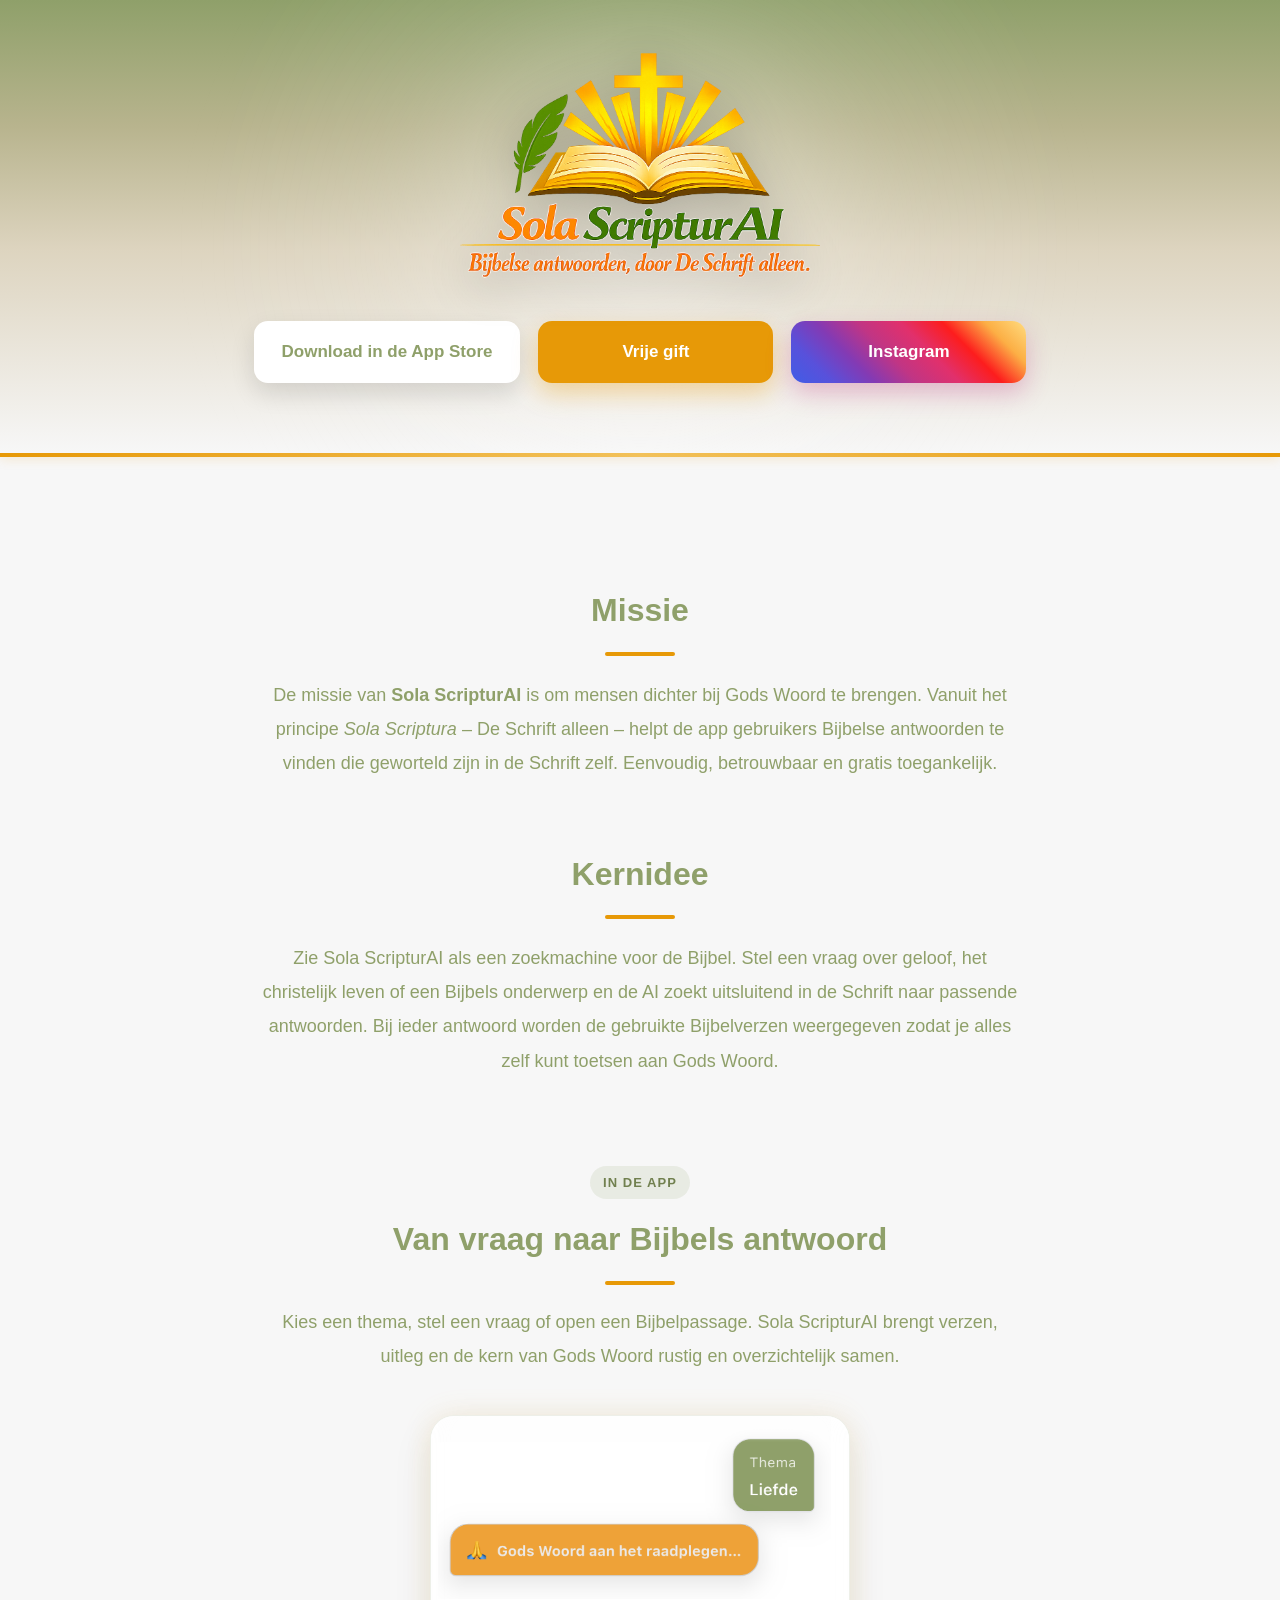
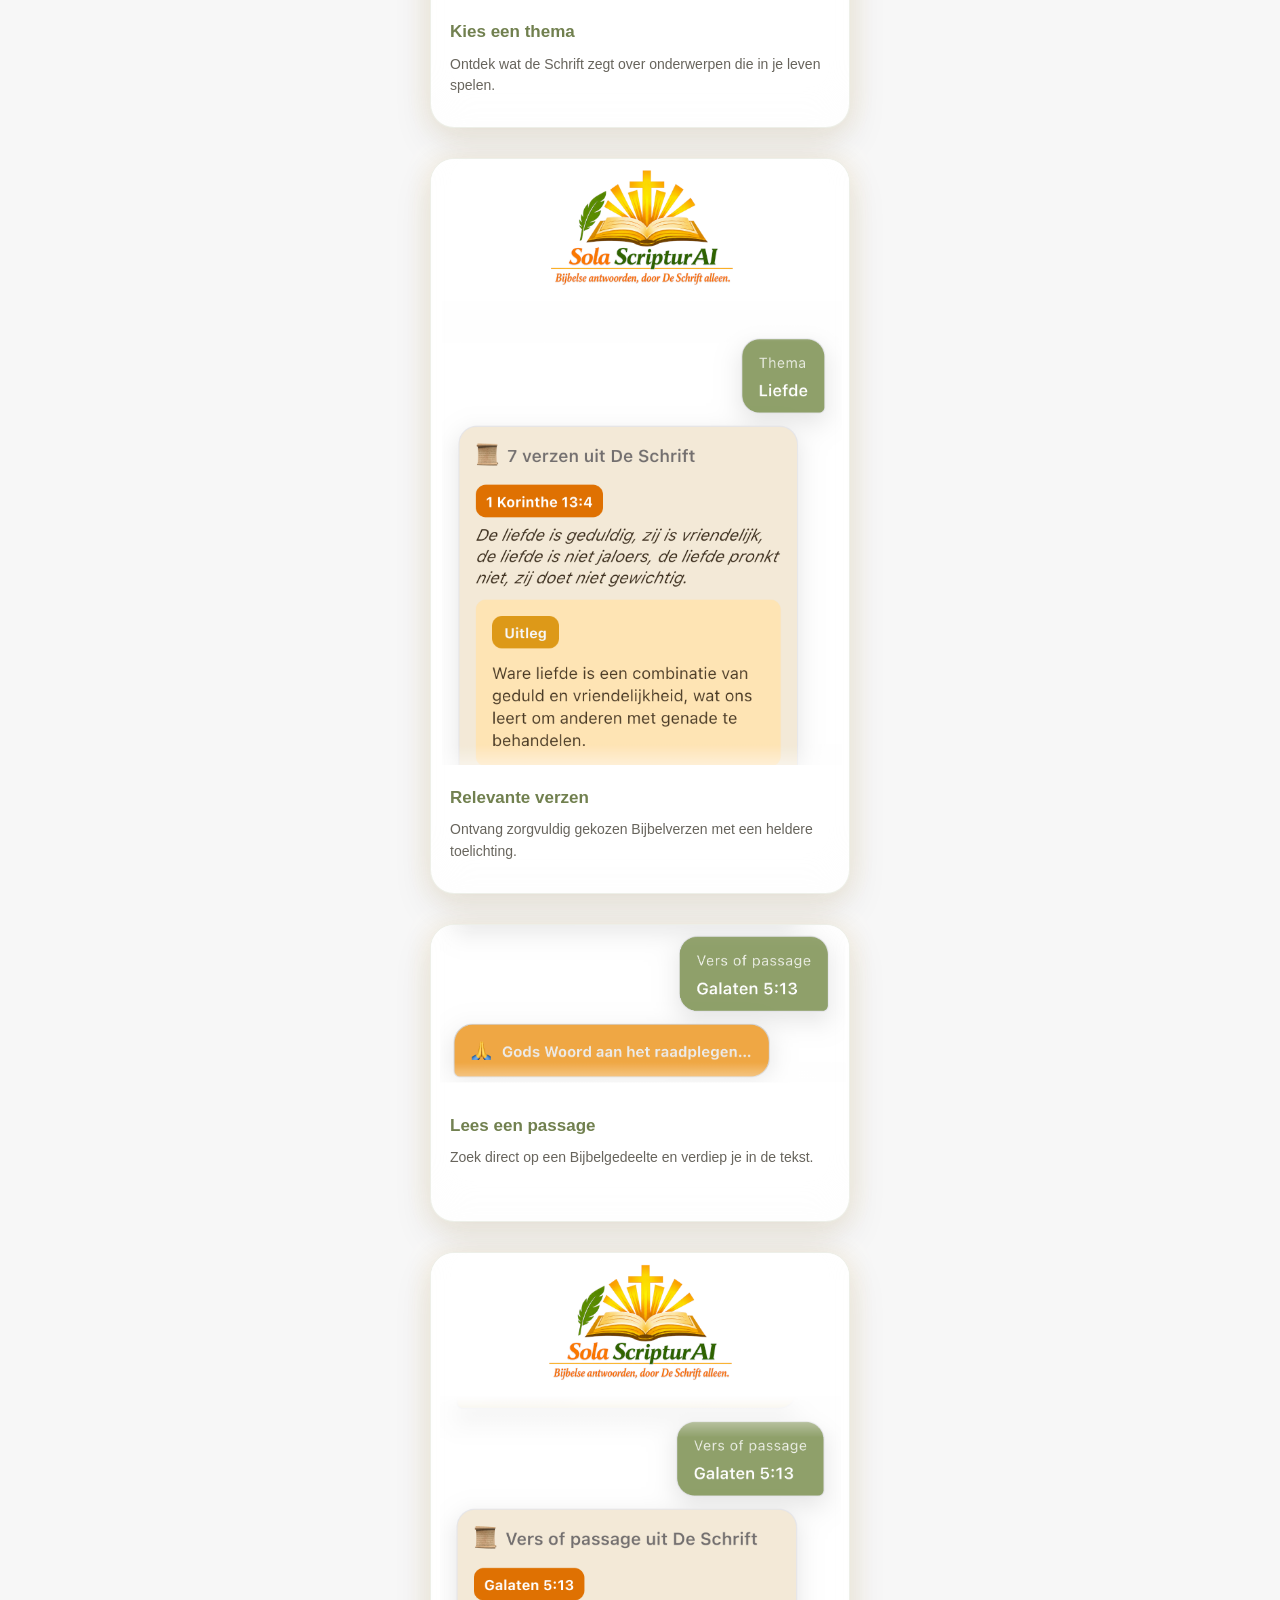
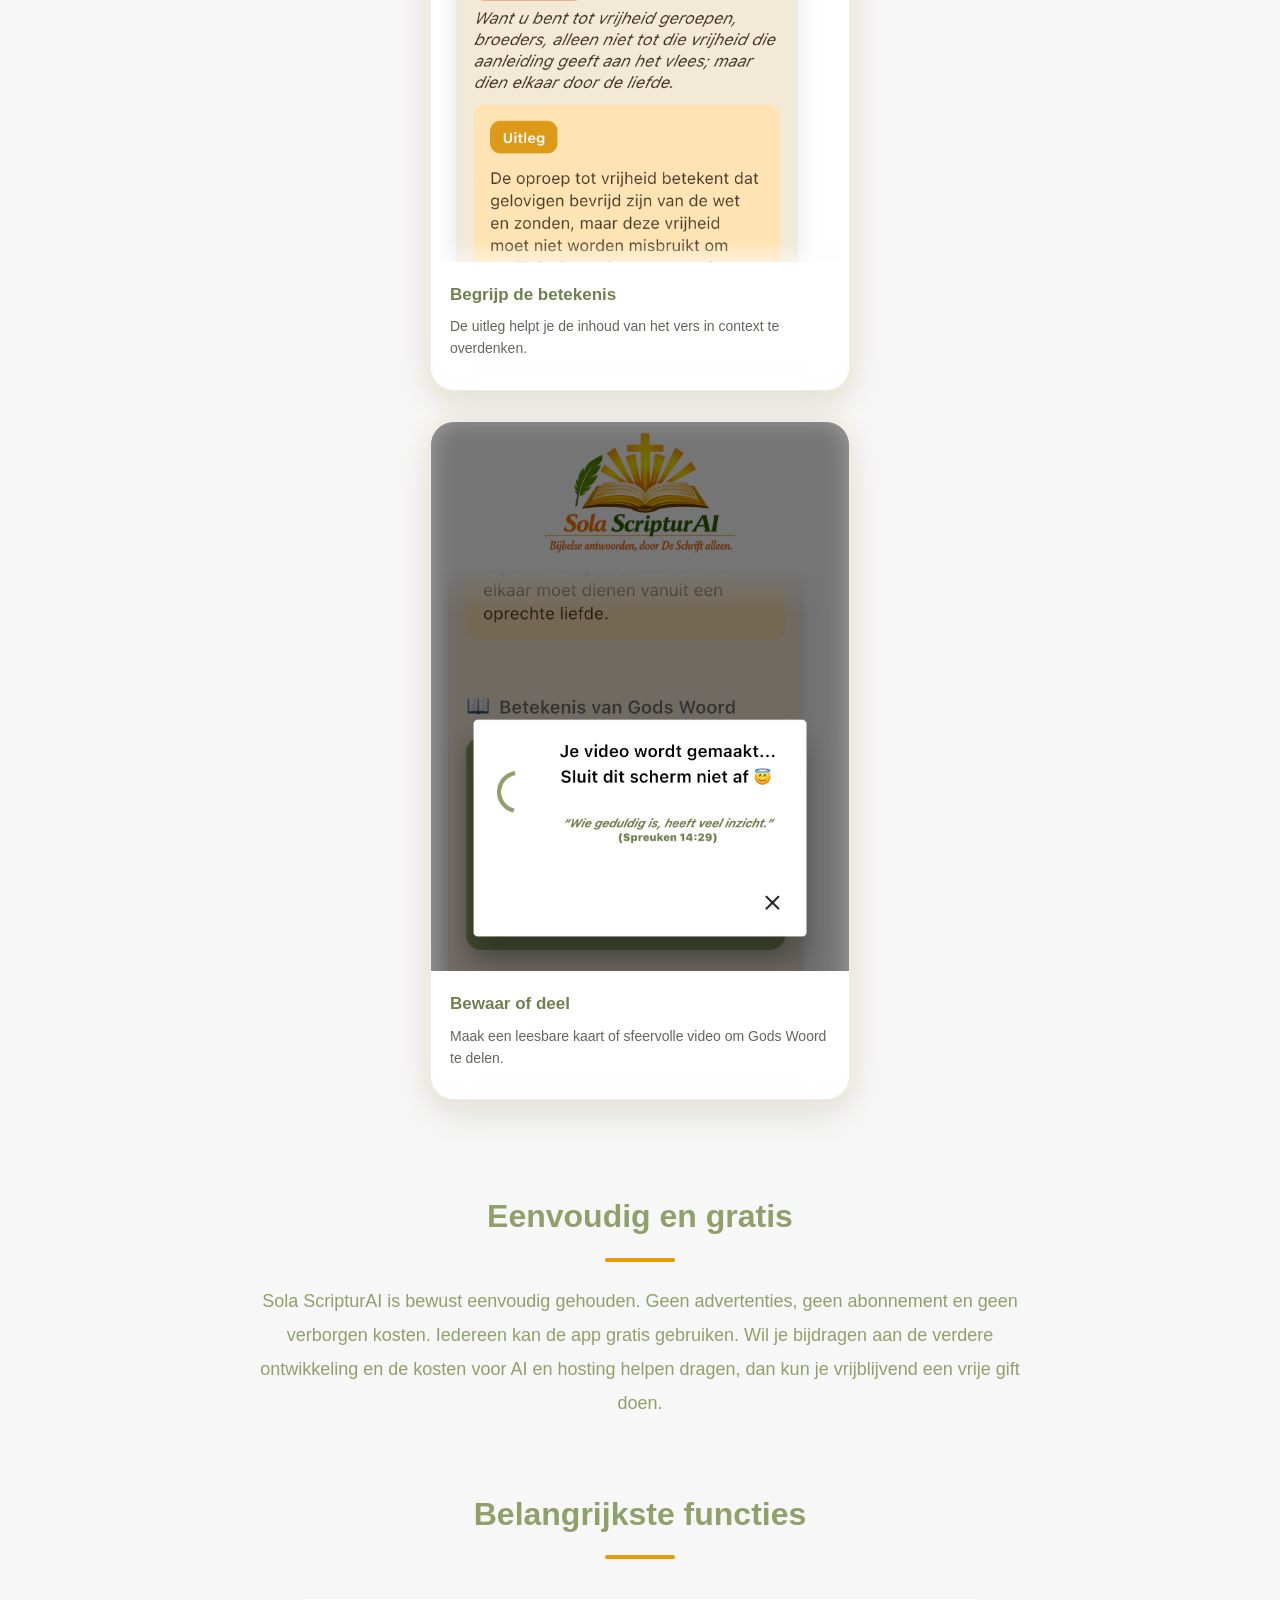
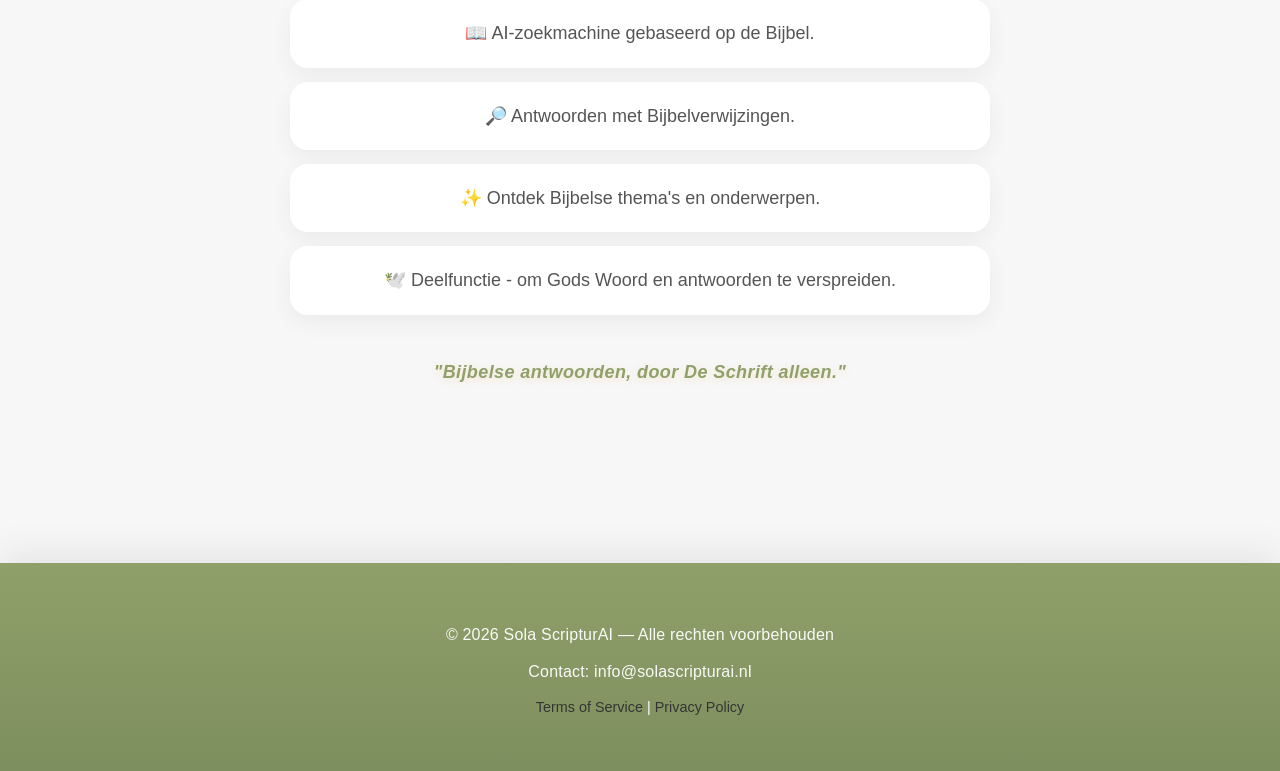
<file: index.html>
<!DOCTYPE html>
<html lang="nl">

<head>
  <meta charset="UTF-8">
  <meta name="viewport" content="width=device-width, initial-scale=1.0">
  <title>Sola ScripturAI</title>
  <link rel="icon" type="image/png" href="icon/app-icoon.png">
  <link rel="apple-touch-icon" href="icon/app-icoon.png">
  <link rel="stylesheet" href="style.css">
</head>

<body>

  <header class="hero">
    <div class="hero-inner fade-in">
      <img src="logo.png" alt="Sola ScripturAI Logo" class="logo">

      <div class="hero-buttons">
        <a href="APPSTORE_LINK_HIER" class="btn appstore">Download in de App Store</a>
        <a href="https://donate.stripe.com/test_3cI3cxeo8ald2aHfZl2kw00" class="btn donate">Vrije gift</a>
        <a href="https://www.instagram.com/solascripturai/" target="_blank" rel="noopener" class="btn instagram">Instagram</a>
      </div>
    </div>
  </header>

  <div class="section-divider"></div>

  <main class="content">

    <section>
      <h2>Missie</h2>
      <p>
        De missie van <strong>Sola ScripturAI</strong> is om mensen dichter bij Gods Woord te brengen.
        Vanuit het principe <em>Sola Scriptura</em> – De Schrift alleen – helpt de app gebruikers
        Bijbelse antwoorden te vinden die geworteld zijn in de Schrift zelf. Eenvoudig, betrouwbaar en gratis toegankelijk.
      </p>
    </section>

    <section>
      <h2>Kernidee</h2>
      <p>
        Zie Sola ScripturAI als een zoekmachine voor de Bijbel.
        Stel een vraag over geloof, het christelijk leven of een Bijbels onderwerp en de AI zoekt uitsluitend in de Schrift
        naar passende antwoorden. Bij ieder antwoord worden de gebruikte Bijbelverzen weergegeven zodat je alles zelf kunt
        toetsen aan Gods Woord.
      </p>
    </section>

    <section class="app-showcase fade-in" aria-labelledby="app-showcase-title">
      <div class="showcase-intro">
        <span class="eyebrow">In de app</span>
        <h2 id="app-showcase-title">Van vraag naar Bijbels antwoord</h2>
        <p>
          Kies een thema, stel een vraag of open een Bijbelpassage. Sola ScripturAI brengt verzen,
          uitleg en de kern van Gods Woord rustig en overzichtelijk samen.
        </p>
      </div>

      <div class="screenshot-grid">
        <figure class="screenshot-card screenshot-card--featured">
          <img src="images/app/liefde-thema.png" alt="Sola ScripturAI met het thema liefde">
          <figcaption>
            <strong>Kies een thema</strong>
            <span>Ontdek wat de Schrift zegt over onderwerpen die in je leven spelen.</span>
          </figcaption>
        </figure>

        <figure class="screenshot-card">
          <img src="images/app/liefde-verzen.png" alt="Drie Bijbelverzen over liefde in Sola ScripturAI">
          <figcaption>
            <strong>Relevante verzen</strong>
            <span>Ontvang zorgvuldig gekozen Bijbelverzen met een heldere toelichting.</span>
          </figcaption>
        </figure>

        <figure class="screenshot-card">
          <img src="images/app/passage.png" alt="Een Bijbelpassage in Sola ScripturAI">
          <figcaption>
            <strong>Lees een passage</strong>
            <span>Zoek direct op een Bijbelgedeelte en verdiep je in de tekst.</span>
          </figcaption>
        </figure>

        <figure class="screenshot-card">
          <img src="images/app/passage-uitleg.png" alt="Uitleg bij een Bijbelpassage in Sola ScripturAI">
          <figcaption>
            <strong>Begrijp de betekenis</strong>
            <span>De uitleg helpt je de inhoud van het vers in context te overdenken.</span>
          </figcaption>
        </figure>

        <figure class="screenshot-card">
          <img src="images/app/video-maken.png" alt="Een Bijbelse video maken met Sola ScripturAI">
          <figcaption>
            <strong>Bewaar of deel</strong>
            <span>Maak een leesbare kaart of sfeervolle video om Gods Woord te delen.</span>
          </figcaption>
        </figure>
      </div>
    </section>

    <section>
      <h2>Eenvoudig en gratis</h2>
      <p>
        Sola ScripturAI is bewust eenvoudig gehouden. Geen advertenties, geen abonnement en geen verborgen kosten.
        Iedereen kan de app gratis gebruiken. Wil je bijdragen aan de verdere ontwikkeling en de kosten voor AI en hosting
        helpen dragen, dan kun je vrijblijvend een vrije gift doen.
      </p>
    </section>

    <section>
      <h2>Belangrijkste functies</h2>
      <ul>
        <li>📖 AI-zoekmachine gebaseerd op de Bijbel.</li>
        <li>🔎 Antwoorden met Bijbelverwijzingen.</li>
        <li>✨ Ontdek Bijbelse thema's en onderwerpen.</li>
        <li>🕊️ Deelfunctie - om Gods Woord en antwoorden te verspreiden.</li>
      </ul>
    </section>

    <p class="slogan">"Bijbelse antwoorden, door De Schrift alleen."</p>

  </main>

  <footer>
    <p>© 2026 Sola ScripturAI — Alle rechten voorbehouden</p>
    <p>Contact: info@solascripturai.nl</p>

    <div class="legal-links">
      <a href="terms.html" target="_blank" rel="noopener">Terms of Service</a> |
      <a href="privacy.html" target="_blank" rel="noopener">Privacy Policy</a>
    </div>
  </footer>

</body>
</html>
</file>
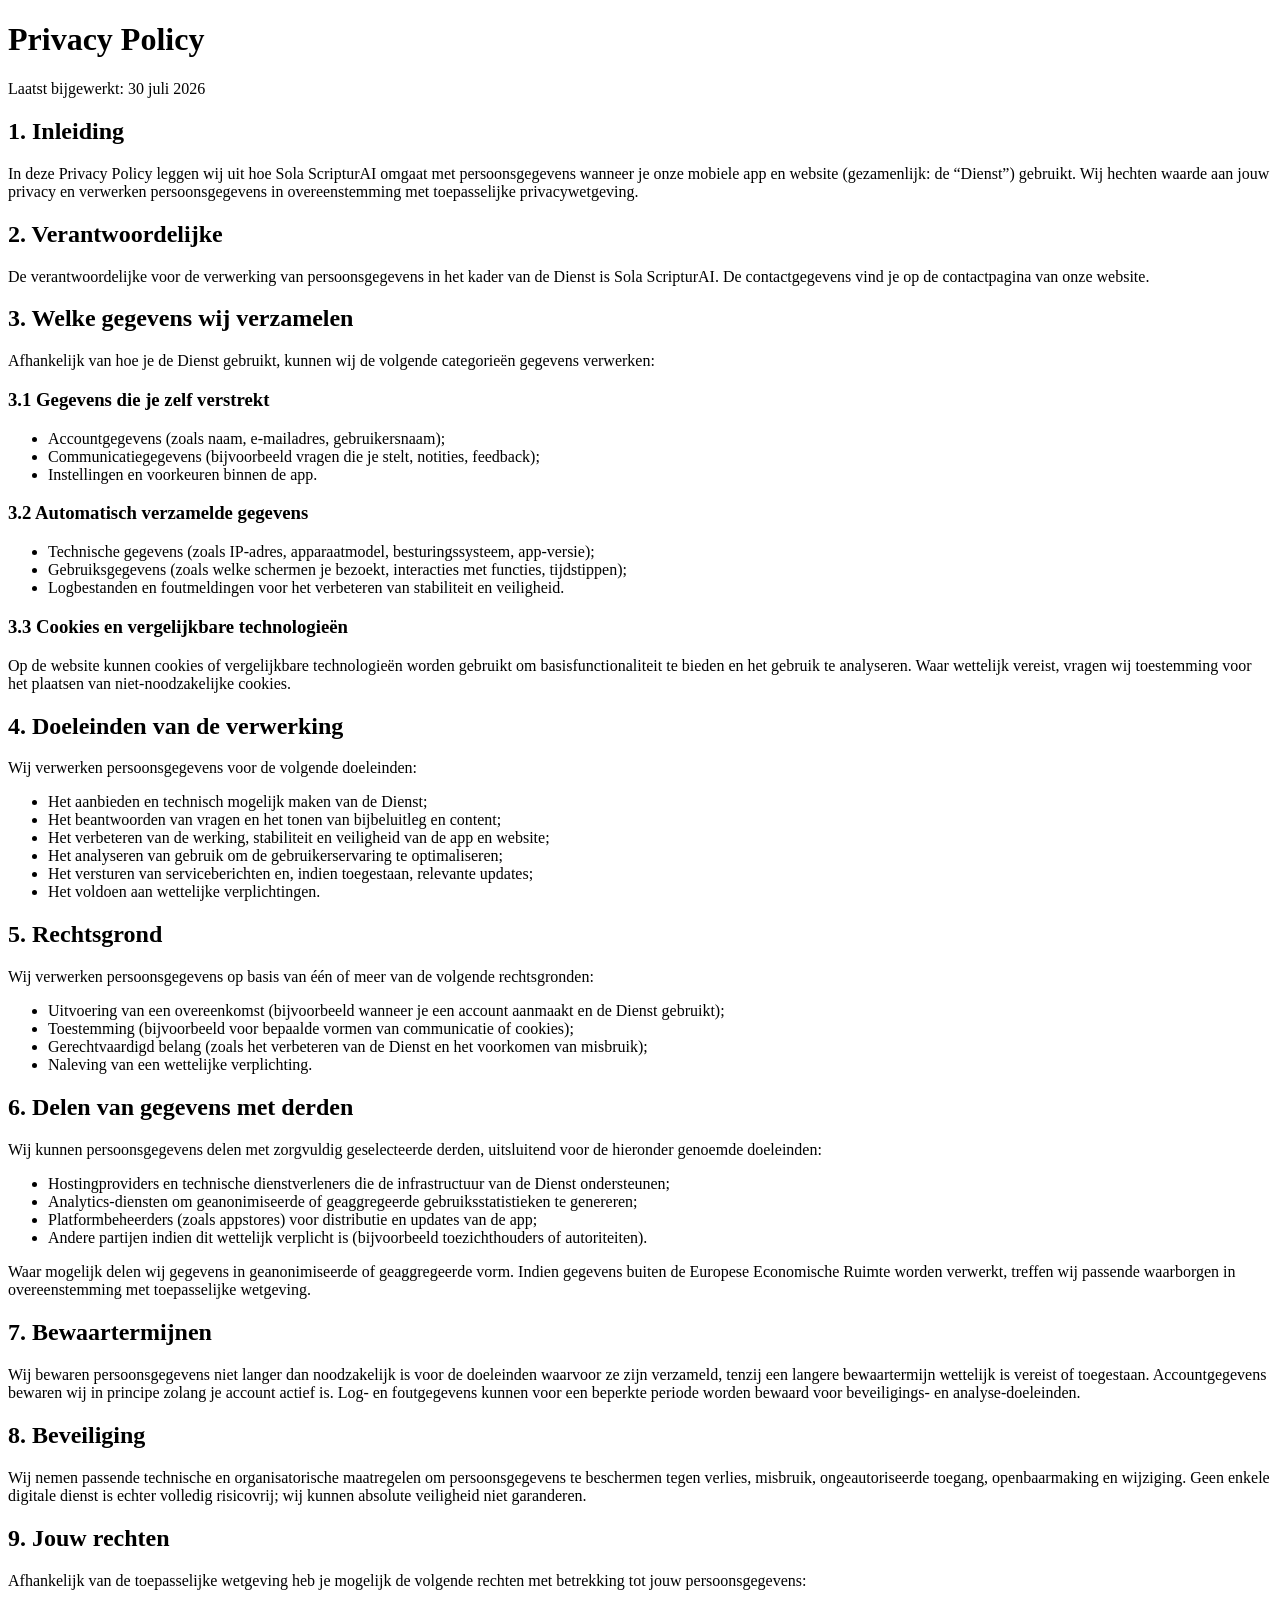
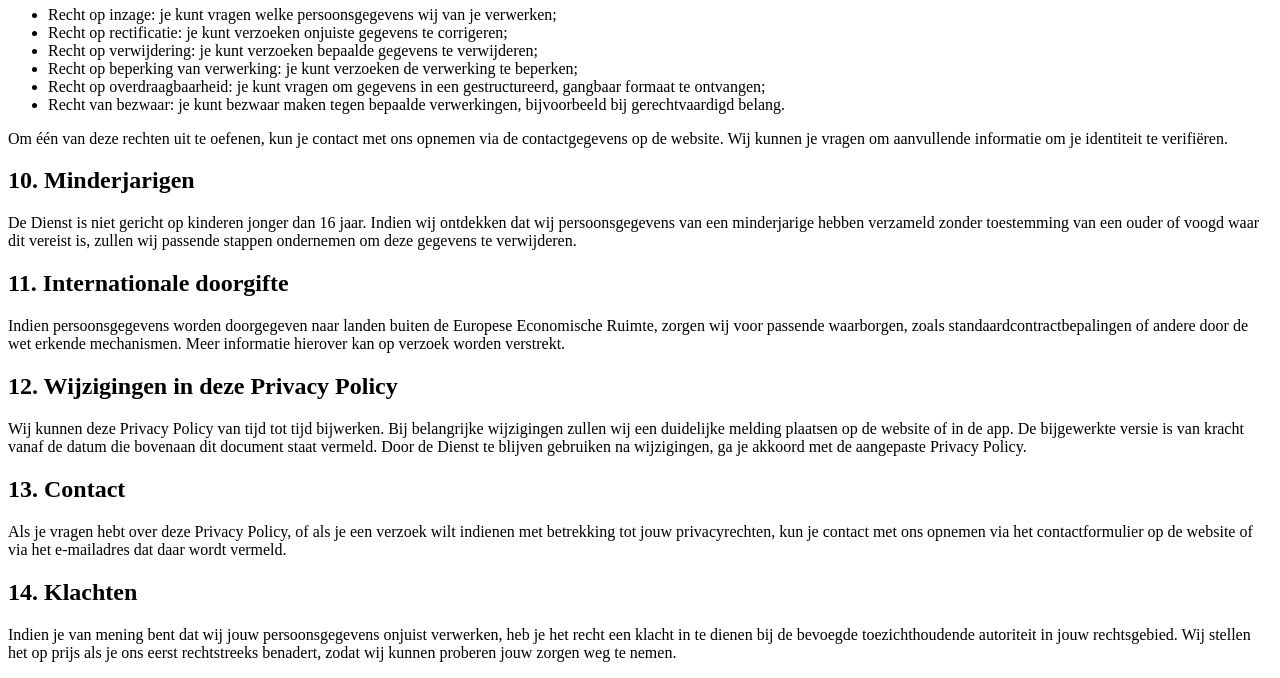
<file: privacy.html>
<!DOCTYPE html>
<html lang="nl">
<head>
  <meta charset="UTF-8" />
  <title>Privacy Policy – Sola ScripturAI</title>
  <meta name="viewport" content="width=device-width, initial-scale=1" />
</head>
<body>
  <main>
    <h1>Privacy Policy</h1>
    <p>Laatst bijgewerkt: 30 juli 2026</p>

    <h2>1. Inleiding</h2>
    <p>
      In deze Privacy Policy leggen wij uit hoe Sola ScripturAI omgaat met persoonsgegevens
      wanneer je onze mobiele app en website (gezamenlijk: de “Dienst”) gebruikt. Wij
      hechten waarde aan jouw privacy en verwerken persoonsgegevens in overeenstemming
      met toepasselijke privacywetgeving.
    </p>

    <h2>2. Verantwoordelijke</h2>
    <p>
      De verantwoordelijke voor de verwerking van persoonsgegevens in het kader van de
      Dienst is Sola ScripturAI. De contactgegevens vind je op de contactpagina van onze
      website.
    </p>

    <h2>3. Welke gegevens wij verzamelen</h2>
    <p>Afhankelijk van hoe je de Dienst gebruikt, kunnen wij de volgende categorieën gegevens verwerken:</p>
    <h3>3.1 Gegevens die je zelf verstrekt</h3>
    <ul>
      <li>Accountgegevens (zoals naam, e-mailadres, gebruikersnaam);</li>
      <li>Communicatiegegevens (bijvoorbeeld vragen die je stelt, notities, feedback);</li>
      <li>Instellingen en voorkeuren binnen de app.</li>
    </ul>

    <h3>3.2 Automatisch verzamelde gegevens</h3>
    <ul>
      <li>Technische gegevens (zoals IP-adres, apparaatmodel, besturingssysteem, app-versie);</li>
      <li>Gebruiksgegevens (zoals welke schermen je bezoekt, interacties met functies, tijdstippen);</li>
      <li>Logbestanden en foutmeldingen voor het verbeteren van stabiliteit en veiligheid.</li>
    </ul>

    <h3>3.3 Cookies en vergelijkbare technologieën</h3>
    <p>
      Op de website kunnen cookies of vergelijkbare technologieën worden gebruikt om
      basisfunctionaliteit te bieden en het gebruik te analyseren. Waar wettelijk vereist,
      vragen wij toestemming voor het plaatsen van niet-noodzakelijke cookies.
    </p>

    <h2>4. Doeleinden van de verwerking</h2>
    <p>Wij verwerken persoonsgegevens voor de volgende doeleinden:</p>
    <ul>
      <li>Het aanbieden en technisch mogelijk maken van de Dienst;</li>
      <li>Het beantwoorden van vragen en het tonen van bijbeluitleg en content;</li>
      <li>Het verbeteren van de werking, stabiliteit en veiligheid van de app en website;</li>
      <li>Het analyseren van gebruik om de gebruikerservaring te optimaliseren;</li>
      <li>Het versturen van serviceberichten en, indien toegestaan, relevante updates;</li>
      <li>Het voldoen aan wettelijke verplichtingen.</li>
    </ul>

    <h2>5. Rechtsgrond</h2>
    <p>
      Wij verwerken persoonsgegevens op basis van één of meer van de volgende rechtsgronden:
    </p>
    <ul>
      <li>Uitvoering van een overeenkomst (bijvoorbeeld wanneer je een account aanmaakt en de Dienst gebruikt);</li>
      <li>Toestemming (bijvoorbeeld voor bepaalde vormen van communicatie of cookies);</li>
      <li>Gerechtvaardigd belang (zoals het verbeteren van de Dienst en het voorkomen van misbruik);</li>
      <li>Naleving van een wettelijke verplichting.</li>
    </ul>

    <h2>6. Delen van gegevens met derden</h2>
    <p>
      Wij kunnen persoonsgegevens delen met zorgvuldig geselecteerde derden, uitsluitend
      voor de hieronder genoemde doeleinden:
    </p>
    <ul>
      <li>Hostingproviders en technische dienstverleners die de infrastructuur van de Dienst ondersteunen;</li>
      <li>Analytics-diensten om geanonimiseerde of geaggregeerde gebruiksstatistieken te genereren;</li>
      <li>Platformbeheerders (zoals appstores) voor distributie en updates van de app;</li>
      <li>Andere partijen indien dit wettelijk verplicht is (bijvoorbeeld toezichthouders of autoriteiten).</li>
    </ul>
    <p>
      Waar mogelijk delen wij gegevens in geanonimiseerde of geaggregeerde vorm. Indien
      gegevens buiten de Europese Economische Ruimte worden verwerkt, treffen wij passende
      waarborgen in overeenstemming met toepasselijke wetgeving.
    </p>

    <h2>7. Bewaartermijnen</h2>
    <p>
      Wij bewaren persoonsgegevens niet langer dan noodzakelijk is voor de doeleinden
      waarvoor ze zijn verzameld, tenzij een langere bewaartermijn wettelijk is vereist
      of toegestaan. Accountgegevens bewaren wij in principe zolang je account actief is.
      Log- en foutgegevens kunnen voor een beperkte periode worden bewaard voor
      beveiligings- en analyse-doeleinden.
    </p>

    <h2>8. Beveiliging</h2>
    <p>
      Wij nemen passende technische en organisatorische maatregelen om persoonsgegevens
      te beschermen tegen verlies, misbruik, ongeautoriseerde toegang, openbaarmaking en
      wijziging. Geen enkele digitale dienst is echter volledig risicovrij; wij kunnen
      absolute veiligheid niet garanderen.
    </p>

    <h2>9. Jouw rechten</h2>
    <p>
      Afhankelijk van de toepasselijke wetgeving heb je mogelijk de volgende rechten met
      betrekking tot jouw persoonsgegevens:
    </p>
    <ul>
      <li>Recht op inzage: je kunt vragen welke persoonsgegevens wij van je verwerken;</li>
      <li>Recht op rectificatie: je kunt verzoeken onjuiste gegevens te corrigeren;</li>
      <li>Recht op verwijdering: je kunt verzoeken bepaalde gegevens te verwijderen;</li>
      <li>Recht op beperking van verwerking: je kunt verzoeken de verwerking te beperken;</li>
      <li>Recht op overdraagbaarheid: je kunt vragen om gegevens in een gestructureerd, gangbaar formaat te ontvangen;</li>
      <li>Recht van bezwaar: je kunt bezwaar maken tegen bepaalde verwerkingen, bijvoorbeeld bij gerechtvaardigd belang.</li>
    </ul>
    <p>
      Om één van deze rechten uit te oefenen, kun je contact met ons opnemen via de
      contactgegevens op de website. Wij kunnen je vragen om aanvullende informatie om
      je identiteit te verifiëren.
    </p>

    <h2>10. Minderjarigen</h2>
    <p>
      De Dienst is niet gericht op kinderen jonger dan 16 jaar. Indien wij ontdekken dat
      wij persoonsgegevens van een minderjarige hebben verzameld zonder toestemming van
      een ouder of voogd waar dit vereist is, zullen wij passende stappen ondernemen om
      deze gegevens te verwijderen.
    </p>

    <h2>11. Internationale doorgifte</h2>
    <p>
      Indien persoonsgegevens worden doorgegeven naar landen buiten de Europese Economische
      Ruimte, zorgen wij voor passende waarborgen, zoals standaardcontractbepalingen of
      andere door de wet erkende mechanismen. Meer informatie hierover kan op verzoek
      worden verstrekt.
    </p>

    <h2>12. Wijzigingen in deze Privacy Policy</h2>
    <p>
      Wij kunnen deze Privacy Policy van tijd tot tijd bijwerken. Bij belangrijke wijzigingen
      zullen wij een duidelijke melding plaatsen op de website of in de app. De bijgewerkte
      versie is van kracht vanaf de datum die bovenaan dit document staat vermeld. Door
      de Dienst te blijven gebruiken na wijzigingen, ga je akkoord met de aangepaste
      Privacy Policy.
    </p>

    <h2>13. Contact</h2>
    <p>
      Als je vragen hebt over deze Privacy Policy, of als je een verzoek wilt indienen
      met betrekking tot jouw privacyrechten, kun je contact met ons opnemen via het
      contactformulier op de website of via het e-mailadres dat daar wordt vermeld.
    </p>

    <h2>14. Klachten</h2>
    <p>
      Indien je van mening bent dat wij jouw persoonsgegevens onjuist verwerken, heb je
      het recht een klacht in te dienen bij de bevoegde toezichthoudende autoriteit in
      jouw rechtsgebied. Wij stellen het op prijs als je ons eerst rechtstreeks benadert,
      zodat wij kunnen proberen jouw zorgen weg te nemen.
    </p>
  </main>
</body>
</html>
</file>
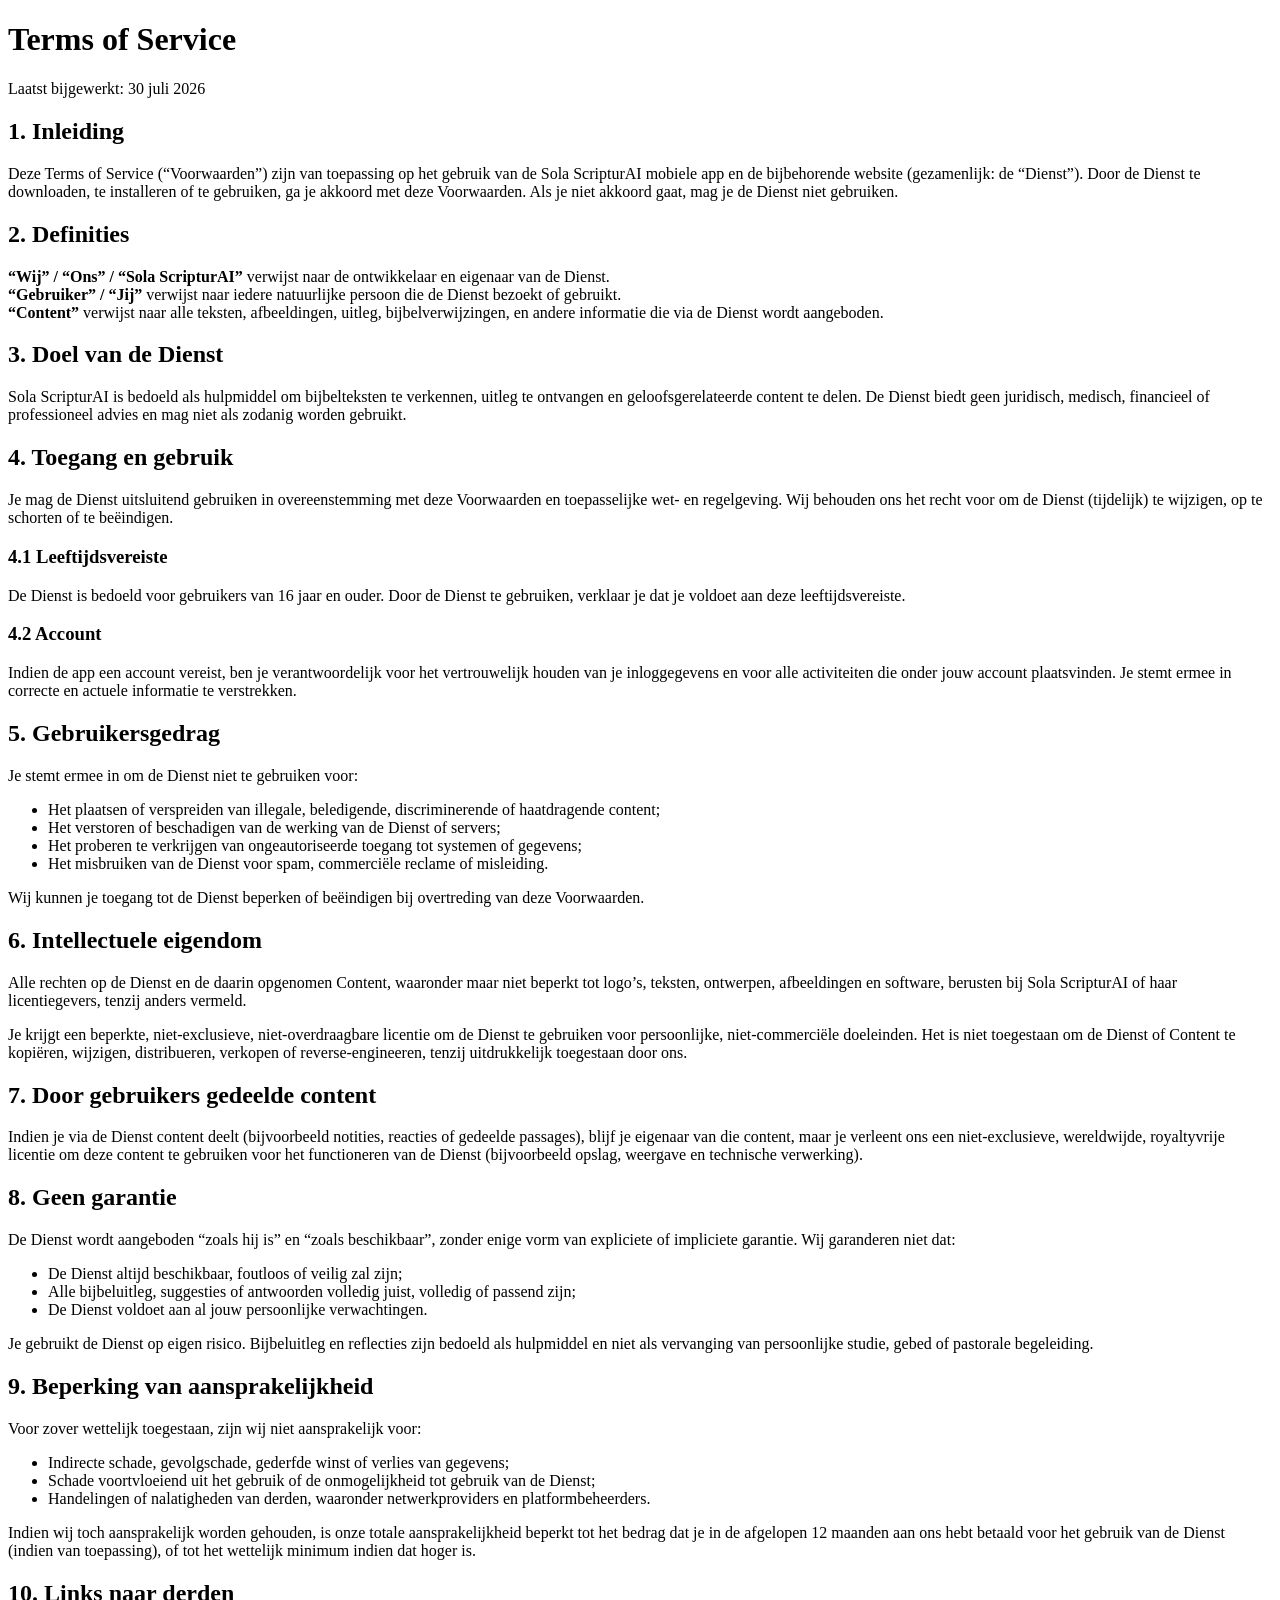
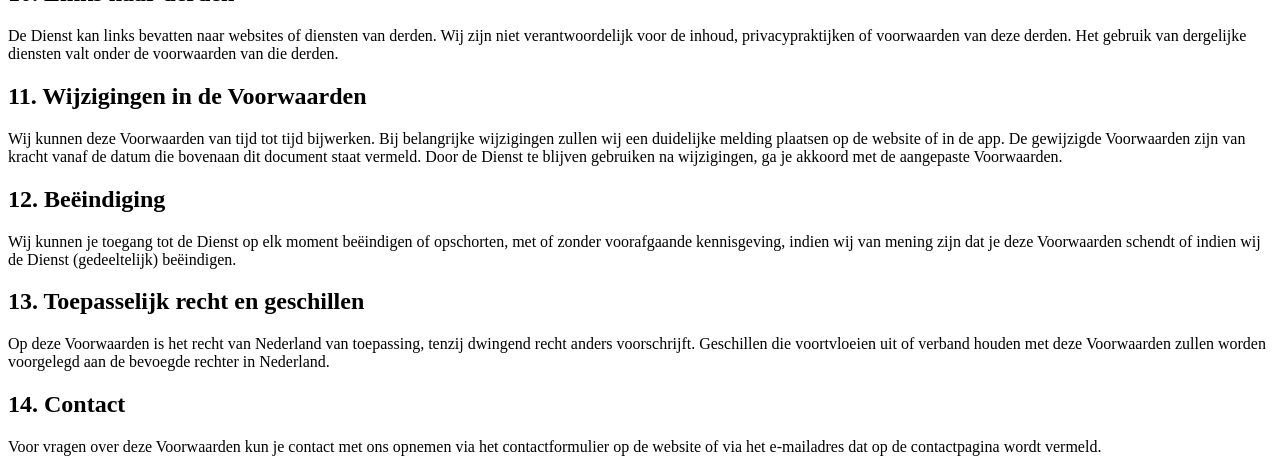
<file: terms.html>
<!DOCTYPE html>
<html lang="nl">
<head>
  <meta charset="UTF-8" />
  <title>Terms of Service – Sola ScripturAI</title>
  <meta name="viewport" content="width=device-width, initial-scale=1" />
</head>
<body>
  <main>
    <h1>Terms of Service</h1>
    <p>Laatst bijgewerkt: 30 juli 2026</p>

    <h2>1. Inleiding</h2>
    <p>
      Deze Terms of Service (“Voorwaarden”) zijn van toepassing op het gebruik van de
      Sola ScripturAI mobiele app en de bijbehorende website (gezamenlijk: de “Dienst”).
      Door de Dienst te downloaden, te installeren of te gebruiken, ga je akkoord met deze
      Voorwaarden. Als je niet akkoord gaat, mag je de Dienst niet gebruiken.
    </p>

    <h2>2. Definities</h2>
    <p>
      <strong>“Wij” / “Ons” / “Sola ScripturAI”</strong> verwijst naar de ontwikkelaar en
      eigenaar van de Dienst.<br />
      <strong>“Gebruiker” / “Jij”</strong> verwijst naar iedere natuurlijke persoon die de
      Dienst bezoekt of gebruikt.<br />
      <strong>“Content”</strong> verwijst naar alle teksten, afbeeldingen, uitleg, bijbelverwijzingen,
      en andere informatie die via de Dienst wordt aangeboden.
    </p>

    <h2>3. Doel van de Dienst</h2>
    <p>
      Sola ScripturAI is bedoeld als hulpmiddel om bijbelteksten te verkennen, uitleg te
      ontvangen en geloofsgerelateerde content te delen. De Dienst biedt geen juridisch,
      medisch, financieel of professioneel advies en mag niet als zodanig worden gebruikt.
    </p>

    <h2>4. Toegang en gebruik</h2>
    <p>
      Je mag de Dienst uitsluitend gebruiken in overeenstemming met deze Voorwaarden en
      toepasselijke wet- en regelgeving. Wij behouden ons het recht voor om de Dienst
      (tijdelijk) te wijzigen, op te schorten of te beëindigen.
    </p>

    <h3>4.1 Leeftijdsvereiste</h3>
    <p>
      De Dienst is bedoeld voor gebruikers van 16 jaar en ouder. Door de Dienst te gebruiken,
      verklaar je dat je voldoet aan deze leeftijdsvereiste.
    </p>

    <h3>4.2 Account</h3>
    <p>
      Indien de app een account vereist, ben je verantwoordelijk voor het vertrouwelijk
      houden van je inloggegevens en voor alle activiteiten die onder jouw account plaatsvinden.
      Je stemt ermee in correcte en actuele informatie te verstrekken.
    </p>

    <h2>5. Gebruikersgedrag</h2>
    <p>
      Je stemt ermee in om de Dienst niet te gebruiken voor:
    </p>
    <ul>
      <li>Het plaatsen of verspreiden van illegale, beledigende, discriminerende of haatdragende content;</li>
      <li>Het verstoren of beschadigen van de werking van de Dienst of servers;</li>
      <li>Het proberen te verkrijgen van ongeautoriseerde toegang tot systemen of gegevens;</li>
      <li>Het misbruiken van de Dienst voor spam, commerciële reclame of misleiding.</li>
    </ul>
    <p>
      Wij kunnen je toegang tot de Dienst beperken of beëindigen bij overtreding van deze
      Voorwaarden.
    </p>

    <h2>6. Intellectuele eigendom</h2>
    <p>
      Alle rechten op de Dienst en de daarin opgenomen Content, waaronder maar niet beperkt
      tot logo’s, teksten, ontwerpen, afbeeldingen en software, berusten bij Sola ScripturAI
      of haar licentiegevers, tenzij anders vermeld.
    </p>
    <p>
      Je krijgt een beperkte, niet-exclusieve, niet-overdraagbare licentie om de Dienst
      te gebruiken voor persoonlijke, niet-commerciële doeleinden. Het is niet toegestaan
      om de Dienst of Content te kopiëren, wijzigen, distribueren, verkopen of reverse-engineeren,
      tenzij uitdrukkelijk toegestaan door ons.
    </p>

    <h2>7. Door gebruikers gedeelde content</h2>
    <p>
      Indien je via de Dienst content deelt (bijvoorbeeld notities, reacties of gedeelde
      passages), blijf je eigenaar van die content, maar je verleent ons een niet-exclusieve,
      wereldwijde, royaltyvrije licentie om deze content te gebruiken voor het functioneren
      van de Dienst (bijvoorbeeld opslag, weergave en technische verwerking).
    </p>

    <h2>8. Geen garantie</h2>
    <p>
      De Dienst wordt aangeboden “zoals hij is” en “zoals beschikbaar”, zonder enige vorm
      van expliciete of impliciete garantie. Wij garanderen niet dat:
    </p>
    <ul>
      <li>De Dienst altijd beschikbaar, foutloos of veilig zal zijn;</li>
      <li>Alle bijbeluitleg, suggesties of antwoorden volledig juist, volledig of passend zijn;</li>
      <li>De Dienst voldoet aan al jouw persoonlijke verwachtingen.</li>
    </ul>
    <p>
      Je gebruikt de Dienst op eigen risico. Bijbeluitleg en reflecties zijn bedoeld als
      hulpmiddel en niet als vervanging van persoonlijke studie, gebed of pastorale begeleiding.
    </p>

    <h2>9. Beperking van aansprakelijkheid</h2>
    <p>
      Voor zover wettelijk toegestaan, zijn wij niet aansprakelijk voor:
    </p>
    <ul>
      <li>Indirecte schade, gevolgschade, gederfde winst of verlies van gegevens;</li>
      <li>Schade voortvloeiend uit het gebruik of de onmogelijkheid tot gebruik van de Dienst;</li>
      <li>Handelingen of nalatigheden van derden, waaronder netwerkproviders en platformbeheerders.</li>
    </ul>
    <p>
      Indien wij toch aansprakelijk worden gehouden, is onze totale aansprakelijkheid beperkt
      tot het bedrag dat je in de afgelopen 12 maanden aan ons hebt betaald voor het gebruik
      van de Dienst (indien van toepassing), of tot het wettelijk minimum indien dat hoger is.
    </p>

    <h2>10. Links naar derden</h2>
    <p>
      De Dienst kan links bevatten naar websites of diensten van derden. Wij zijn niet
      verantwoordelijk voor de inhoud, privacypraktijken of voorwaarden van deze derden.
      Het gebruik van dergelijke diensten valt onder de voorwaarden van die derden.
    </p>

    <h2>11. Wijzigingen in de Voorwaarden</h2>
    <p>
      Wij kunnen deze Voorwaarden van tijd tot tijd bijwerken. Bij belangrijke wijzigingen
      zullen wij een duidelijke melding plaatsen op de website of in de app. De gewijzigde
      Voorwaarden zijn van kracht vanaf de datum die bovenaan dit document staat vermeld.
      Door de Dienst te blijven gebruiken na wijzigingen, ga je akkoord met de aangepaste
      Voorwaarden.
    </p>

    <h2>12. Beëindiging</h2>
    <p>
      Wij kunnen je toegang tot de Dienst op elk moment beëindigen of opschorten, met of
      zonder voorafgaande kennisgeving, indien wij van mening zijn dat je deze Voorwaarden
      schendt of indien wij de Dienst (gedeeltelijk) beëindigen.
    </p>

    <h2>13. Toepasselijk recht en geschillen</h2>
    <p>
      Op deze Voorwaarden is het recht van Nederland van toepassing, tenzij dwingend recht
      anders voorschrijft. Geschillen die voortvloeien uit of verband houden met deze
      Voorwaarden zullen worden voorgelegd aan de bevoegde rechter in Nederland.
    </p>

    <h2>14. Contact</h2>
    <p>
      Voor vragen over deze Voorwaarden kun je contact met ons opnemen via het contactformulier
      op de website of via het e-mailadres dat op de contactpagina wordt vermeld.
    </p>
  </main>
</body>
</html>
</file>
<file: style.css>
/* ==========================================================
   SOLA SCRIPTURAI
   STYLE.CSS
========================================================== */

/* ---------------- RESET ---------------- */

*{
    margin:0;
    padding:0;
    box-sizing:border-box;
}

html{
    scroll-behavior:smooth;
}

body{
    font-family:-apple-system,BlinkMacSystemFont,"Segoe UI",Roboto,sans-serif;
    background:#f7f7f7;
    color:#333;
    line-height:1.8;
    overflow-x:hidden;
}

img{
    max-width:100%;
    height:auto;
    display:block;
}

a{
    text-decoration:none;
    color:inherit;
}

/* ---------------- HERO ---------------- */

.hero{

    position:relative;

    overflow:hidden;

    text-align:center;

    padding:45px 20px 70px;

    background:
        linear-gradient(
            180deg,
            #8FA06A 0%,
            #B8B48E 28%,
            #DDD4BF 55%,
            #F7F7F7 100%
        );

}

.hero::before{

    content:"";

    position:absolute;

    left:50%;
    top:-180px;

    transform:translateX(-50%);

    width:850px;
    height:850px;

    border-radius:50%;

    background:
        radial-gradient(
            circle,
            rgba(255,255,255,.45) 0%,
            rgba(255,255,255,.08) 45%,
            transparent 75%
        );

    filter:blur(30px);

    z-index:0;

}

.hero-inner{

    position:relative;

    z-index:2;

    max-width:900px;

    margin:auto;

}

/* ---------------- LOGO ---------------- */

.logo{

    width:360px;

    max-width:92%;

    margin:0 auto 25px;

    filter:drop-shadow(0 10px 22px rgba(0,0,0,.22));

    animation:float 5s ease-in-out infinite;

}

/* ---------------- TITEL ---------------- */

.hero h1{

    font-size:52px;

    color:#ffffff;

    margin-bottom:12px;

    font-weight:700;

    letter-spacing:.5px;

    text-shadow:
        0 3px 8px rgba(0,0,0,.18);

}

.hero-subtitle{

    max-width:720px;

    margin:0 auto;

    color:#ffffff;

    opacity:.95;

    font-size:22px;

    line-height:1.7;

}

/* ---------------- BUTTONS ---------------- */

.hero-buttons{

    display:flex;

    justify-content:center;

    align-items:center;

    flex-wrap:wrap;

    gap:18px;

    margin-top:40px;

}

.btn{

    display:inline-flex;

    justify-content:center;

    align-items:center;

    min-width:235px;

    padding:16px 28px;

    border-radius:14px;

    font-size:17px;

    font-weight:600;

    transition:
        transform .25s ease,
        box-shadow .25s ease,
        opacity .25s ease;

}

.btn:hover{

    transform:translateY(-4px);

}

/* ---------------- APPSTORE ---------------- */

.appstore{

    background:#ffffff;

    color:#8FA06A;

    box-shadow:
        0 10px 24px rgba(0,0,0,.12);

}

.appstore:hover{

    box-shadow:
        0 15px 34px rgba(0,0,0,.18);

}

/* ---------------- DONATE ---------------- */

.donate{

    background:#E79907;

    color:#ffffff;

    box-shadow:
        0 10px 24px rgba(231,153,7,.35);

}

.donate:hover{

    box-shadow:
        0 16px 34px rgba(231,153,7,.48);

}

/* ---------------- INSTAGRAM ---------------- */

.instagram{

    color:#ffffff;

    background:
        linear-gradient(
            45deg,
            #405DE6,
            #5851DB,
            #833AB4,
            #C13584,
            #E1306C,
            #FD1D1D,
            #FCAF45,
            #FFDC80
        );

    box-shadow:
        0 10px 24px rgba(193,53,132,.30);

}

.instagram:hover{

    box-shadow:
        0 16px 34px rgba(193,53,132,.42);

}

/* ---------------- DIVIDER ---------------- */

.section-divider{

    width:100%;

    height:4px;

    background:
        linear-gradient(
            90deg,
            #E79907,
            #F2C15A,
            #E79907
        );

    box-shadow:
        0 0 12px rgba(231,153,7,.35);

}

/* ==========================================================
   CONTENT
========================================================== */

.content{

    max-width:980px;

    margin:0 auto;

    padding:60px 28px;

}

.content h2{

    color:#8FA06A;

    text-align:center;

    font-size:32px;

    font-weight:700;

    margin:65px 0 22px;

    position:relative;

}

.content h2::after{

    content:"";

    display:block;

    width:70px;

    height:4px;

    margin:12px auto 0;

    border-radius:4px;

    background:#E79907;

}

.content p{

    max-width:760px;

    margin:0 auto 24px;

    color:#8FA06A;

    line-height:1.9;

    font-size:18px;

    text-align:center;

}

.content strong{

    color:#8FA06A;

    font-weight:700;

}

/* ==========================================================
   SCREENSHOT
========================================================== */

.app-preview{

    display:flex;

    align-items:center;

    justify-content:center;

    gap:70px;

    max-width:1100px;

    margin:80px auto;

    padding:20px;

    flex-wrap:wrap;

}

.preview-text{

    flex:1;

    min-width:300px;

    max-width:500px;

    text-align:left;

}

.preview-text h2{

    color:#8FA06A;

    margin-bottom:20px;

    font-size:32px;

}

.preview-text p{

    text-align:left;

    color:#555;

    line-height:1.9;

    font-size:18px;

}

.app-preview img{

    width:340px;

    border-radius:28px;

    box-shadow:
        0 24px 55px rgba(0,0,0,.16);

    transition:.3s;

}

.app-preview img:hover{

    transform:translateY(-6px);

    box-shadow:
        0 30px 70px rgba(0,0,0,.22);

}
/* ==========================================================
   INSTAGRAM CARD
========================================================== */

.instagram-card{

    max-width:760px;

    margin:80px auto;

    padding:45px;

    background:#ffffff;

    border-radius:24px;

    text-align:center;

    box-shadow:
        0 16px 45px rgba(0,0,0,.08);

    border:1px solid rgba(0,0,0,.05);

}

.instagram-icon{

    font-size:60px;

    margin-bottom:15px;

}

.instagram-card h2{

    margin-top:0;

}

.instagram-card h2::after{

    display:none;

}

.instagram-card p{

    max-width:560px;

    margin:20px auto 35px;

    text-align:center;

    color:#666;

}

.instagram-card .btn{

    min-width:220px;

}

/* ==========================================================
   FEATURE LIST
========================================================== */

.content ul{

    list-style:none;

    padding:0;

    margin:40px auto;

    max-width:700px;

}

.content li{

    width:100%;

    margin:14px auto;

    padding:18px 24px;

    background:#ffffff;

    border-radius:18px;

    text-align:center;

    color:#555;

    font-size:18px;

    line-height:1.8;

    box-shadow:0 8px 22px rgba(0,0,0,.05);

    transition:.25s;

}

.content li:hover{

    transform:translateY(-3px);

    box-shadow:0 14px 30px rgba(0,0,0,.08);

}

/* ==========================================================
   SLOGAN
========================================================== */

.slogan{

    max-width:900px;

    margin:80px auto 30px;

    text-align:center;

    font-size:30px;

    font-style:italic;

    font-weight:700;

    color:#E79907;

    letter-spacing:.4px;

    line-height:1.6;

    text-shadow:
        0 2px 8px rgba(231,153,7,.20);

}

/* ==========================================================
   FOOTER
========================================================== */

footer{

    margin-top:90px;

    padding:50px 20px;

    text-align:center;

    color:#ffffff;

    background:
        linear-gradient(
            180deg,
            #8FA06A,
            #7E8F5F
        );

    box-shadow:
        0 -10px 35px rgba(0,0,0,.08);

}

footer p{

    margin:8px 0;

    opacity:.95;

    font-size:16px;

    letter-spacing:.2px;

}

/* ==========================================================
   FADE-IN
========================================================== */

.fade-in{

    animation:fadeIn .9s ease forwards;

}

@keyframes fadeIn{

    from{

        opacity:0;

        transform:translateY(25px);

    }

    to{

        opacity:1;

        transform:translateY(0);

    }

}

/* ==========================================================
   FLOATING LOGO
========================================================== */

@keyframes float{

    0%{

        transform:translateY(0);

    }

    50%{

        transform:translateY(-10px);

    }

    100%{

        transform:translateY(0);

    }

}

/* ==========================================================
   SELECTION
========================================================== */

::selection{

    background:#E79907;

    color:#ffffff;

}

/* ==========================================================
   SCROLLBAR
========================================================== */

::-webkit-scrollbar{

    width:10px;

}

::-webkit-scrollbar-track{

    background:#f2f2f2;

}

::-webkit-scrollbar-thumb{

    background:#8FA06A;

    border-radius:999px;

}

::-webkit-scrollbar-thumb:hover{

    background:#7f915c;

}

/* ==========================================================
   ALGEMENE OVERGANGEN
========================================================== */

h1,
h2,
p,
li,
.btn,
img{

    transition:
        color .25s ease,
        transform .25s ease,
        box-shadow .25s ease;

}

/* ==========================================================
   FOCUS
========================================================== */

.btn:focus-visible{

    outline:3px solid rgba(231,153,7,.45);

    outline-offset:4px;

}

/* ==========================================================
   RESPONSIVE - TABLET
========================================================== */

@media (max-width: 992px){

    .hero{
        padding:40px 20px 60px;
    }

    .logo{
        width:300px;
    }

    .hero h1{
        font-size:42px;
    }

    .hero-subtitle{
        font-size:20px;
        max-width:650px;
    }

    .content{
        padding:50px 24px;
    }

    .content h2{
        font-size:28px;
    }

    .content p{
        font-size:17px;
    }

    .app-preview img{
        width:300px;
    }

    .instagram-card{
        padding:35px 28px;
    }

    .slogan{
        font-size:26px;
    }

}

/* ==========================================================
   RESPONSIVE - MOBIEL
========================================================== */

@media (max-width: 768px){

    .hero{
        padding:30px 20px 50px;
    }

    .logo{
        width:220px;
    }

    .hero h1{
        font-size:34px;
    }

    .hero-subtitle{
        font-size:18px;
        line-height:1.6;
    }

    .hero-buttons{
        flex-direction:column;
        gap:14px;
    }

    .btn{
        width:100%;
        max-width:320px;
        min-width:0;
    }

    .content{
        padding:40px 20px;
    }

    .content h2{
        font-size:26px;
        margin-top:45px;
    }

    .content p{
        font-size:17px;
    }

    .app-preview{
        margin:40px auto;
    }

    .app-preview img{
        width:260px;
    }

    .instagram-card{

    max-width:620px;
    margin:55px auto;
    padding:28px 32px;
    background:#fff;
    border-radius:22px;
    text-align:center;
    box-shadow:0 12px 30px rgba(0,0,0,.08);

}

    .instagram-icon{
        font-size:42px;
        margin-bottom:10px;
    }

    .content li{
        padding:16px 18px;
        font-size:16px;
        display:flex;
        justify-content:center;
        align-items:center;
        text-align:center;
    }

    .slogan{
        font-size:22px;
        margin-top:60px;
    }

    footer{
        margin-top:60px;
        padding:35px 20px;
    }

}

/* ==========================================================
   KLEINE SCHERMEN
========================================================== */

@media (max-width:480px){

    .logo{
        width:180px;
    }

    .hero h1{
        font-size:28px;
    }

    .hero-subtitle{
        font-size:16px;
    }

    .content{
        padding:30px 18px;
    }

    .content h2{
        font-size:24px;
    }

    .content p{
        font-size:16px;
    }

    .app-preview img{
        width:220px;
    }

    .instagram-card{
        padding:22px 16px;
    }

    .instagram-card p{
        max-width:480px;
        margin:0 auto 22px;
        font-size:16px;
        line-height:1.7;
        color:#666;
    }

    .btn{
        font-size:16px;
        padding:15px 20px;
    }

    .slogan{
        font-size:20px;
    }

}

footer .legal-links {
  margin-top: 8px;
  font-size: 0.9rem;
}

footer .legal-links a {
  color: #525350;
  text-decoration: none;
}

footer .legal-links a:hover {
  text-decoration: underline;
}

footer .legal-links {
  margin-top: 8px;
  font-size: 0.9rem;
  opacity: 0;
  animation: fadeInLegal 1.4s ease forwards;
}

footer .legal-links a {
  color: #343532;
  text-decoration: none;
  transition: opacity 0.3s ease, text-decoration 0.3s ease;
}

footer .legal-links a:hover {
  text-decoration: underline;
  opacity: 0.8;
}

@keyframes fadeInLegal {
  from {
    opacity: 0;
    transform: translateY(6px);
  }
  to {
    opacity: 1;
    transform: translateY(0);
  }
}

/* ==========================================================
   APP-ERVARINGEN
========================================================== */

.app-showcase{
    margin:88px auto;
}

.showcase-intro{
    max-width:760px;
    margin:0 auto 42px;
    text-align:center;
}

.showcase-intro h2{
    margin:12px 0 20px;
}

.eyebrow{
    display:inline-block;
    padding:5px 13px;
    border-radius:999px;
    background:rgba(143,160,106,.14);
    color:#71804F;
    font-size:13px;
    font-weight:700;
    letter-spacing:.08em;
    text-transform:uppercase;
}

.screenshot-grid{
    display:grid;
    grid-template-columns:1fr;
    width:min(100%, 420px);
    margin:0 auto;
    gap:30px;
    align-items:start;
}

.screenshot-card{
    position:relative;
    grid-column:auto;
    overflow:hidden;
    margin:0;
    background:#fff;
    border:1px solid rgba(113,128,79,.13);
    border-radius:24px;
    box-shadow:
        0 16px 38px rgba(60,47,30,.10),
        0 0 28px rgba(242,193,90,.16);
    transition:transform .28s ease, box-shadow .28s ease;
}

.screenshot-card:hover{
    transform:translateY(-7px);
    box-shadow:0 25px 50px rgba(60,47,30,.16);
}

.screenshot-card--featured{
    grid-column:auto;
}

.screenshot-card img{
    width:100%;
    height:auto;
    background:#f6f2e8;
}

.screenshot-card figcaption{
    min-height:128px;
    padding:18px 19px 21px;
    text-align:left;
}

.screenshot-card strong{
    display:block;
    margin-bottom:6px;
    color:#71804F;
    font-size:17px;
}

.screenshot-card span{
    display:block;
    color:#67645c;
    font-size:14px;
    line-height:1.55;
}

@media (max-width:760px){
    .app-showcase{
        margin:62px auto;
    }

    .screenshot-card figcaption{
        min-height:0;
        padding:14px;
    }
}

@media (max-width:480px){
    .screenshot-card--featured{
        grid-column:span 1;
    }

}

/* A very soft veil keeps each screenshot visually calm without blurring it. */
.screenshot-card::after{
    content:"";
    position:absolute;
    inset:0;
    z-index:2;
    pointer-events:none;
    border-radius:inherit;
    box-shadow:
        inset 0 0 24px rgba(255,255,255,.24),
        inset 0 -20px 32px rgba(247,247,247,.14);
}

/* ==========================================================
   EINDE
========================================================== */
</file>
